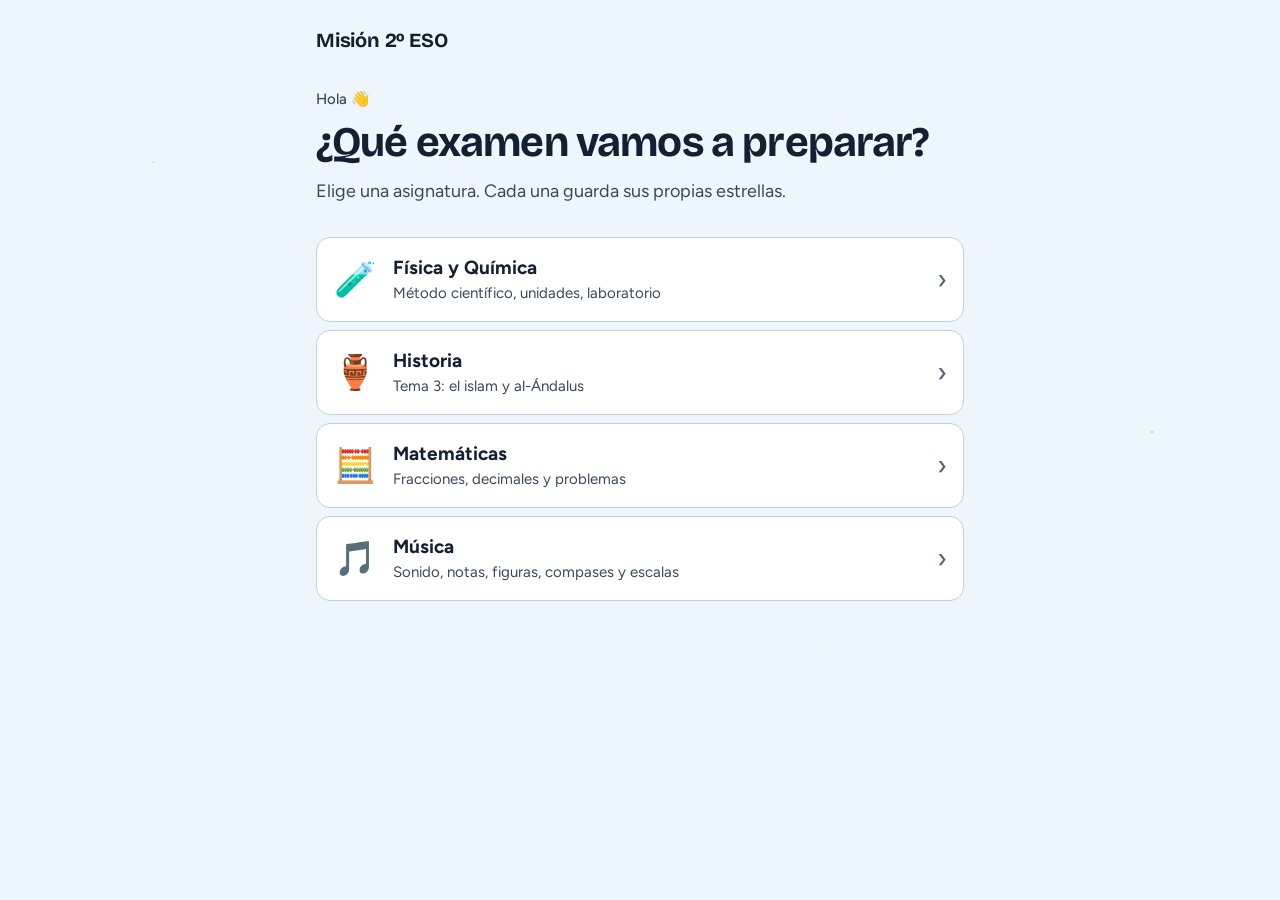
<file: index.html>
<!doctype html>
<html lang="es">
<head>
  <meta charset="utf-8">
  <meta name="viewport" content="width=device-width, initial-scale=1, viewport-fit=cover">
  <title>Misión 2º ESO</title>
  <meta name="description" content="Entrenamiento interactivo para los exámenes de 2º ESO: Física y Química e Historia.">
  <meta name="theme-color" content="#101a2b">
  <link rel="icon" href="data:image/svg+xml,<svg xmlns='http://www.w3.org/2000/svg' viewBox='0 0 100 100'><text y='.9em' font-size='90'>🚀</text></svg>">
  <link rel="preconnect" href="https://fonts.googleapis.com">
  <link rel="preconnect" href="https://fonts.gstatic.com" crossorigin>
  <link href="https://fonts.googleapis.com/css2?family=Bricolage+Grotesque:opsz,wght@12..96,500;12..96,700&family=Figtree:wght@400;500;700&display=swap" rel="stylesheet">
  <link rel="stylesheet" href="shared/styles.css">
</head>
<body>
  <div class="sky" aria-hidden="true"></div>
  <main class="wrap">
    <header class="hud">
      <span class="brand">Misión 2º ESO</span>
    </header>
    <section class="hello">
      <p class="kicker" id="hola">Hola 👋</p>
      <h1>¿Qué examen vamos a preparar?</h1>
      <p class="sub">Elige una asignatura. Cada una guarda sus propias estrellas.</p>
    </section>
    <nav class="planets">
      <a class="planet" href="fyq/">
        <span class="p-emoji" aria-hidden="true">🧪</span>
        <span class="p-txt"><b>Física y Química</b><small>Método científico, unidades, laboratorio</small><span class="stats" id="st-fyq"></span></span>
        <span class="go" aria-hidden="true">›</span>
      </a>
      <a class="planet" href="historia/">
        <span class="p-emoji" aria-hidden="true">🏺</span>
        <span class="p-txt"><b>Historia</b><small>Tema 3: el islam y al-Ándalus</small><span class="stats" id="st-hist"></span></span>
        <span class="go" aria-hidden="true">›</span>
      </a>
      <a class="planet" href="mates/">
        <span class="p-emoji" aria-hidden="true">🧮</span>
        <span class="p-txt"><b>Matemáticas</b><small>Fracciones, decimales y problemas</small><span class="stats" id="st-mat"></span></span>
        <span class="go" aria-hidden="true">›</span>
      </a>
      <a class="planet" href="musica/">
        <span class="p-emoji" aria-hidden="true">🎵</span>
        <span class="p-txt"><b>Música</b><small>Sonido, notas, figuras, compases y escalas</small><span class="stats" id="st-mus"></span></span>
        <span class="go" aria-hidden="true">›</span>
      </a>
    </nav>
  </main>
  <script>
    (function () {
      function leer(k) { try { return JSON.parse(localStorage.getItem(k) || 'null'); } catch (e) { return null; } }
      function nombre() { try { return localStorage.getItem('mision_nombre') || ''; } catch (e) { return ''; } }
      var n = nombre(); if (n) document.getElementById('hola').textContent = 'Hola, ' + n + ' 👋';
      [['mfyq_perfil', 'st-fyq'], ['mhist_perfil', 'st-hist'], ['mmat_perfil', 'st-mat'], ['mmus_perfil', 'st-mus']].forEach(function (par) {
        var p = leer(par[0]); if (!p) return;
        document.getElementById(par[1]).textContent = '⭐ ' + (p.estrellas || 0) + ' · ' + (p.misiones || 0) + ' misiones';
      });
    })();
  </script>
</body>
</html>
</file>
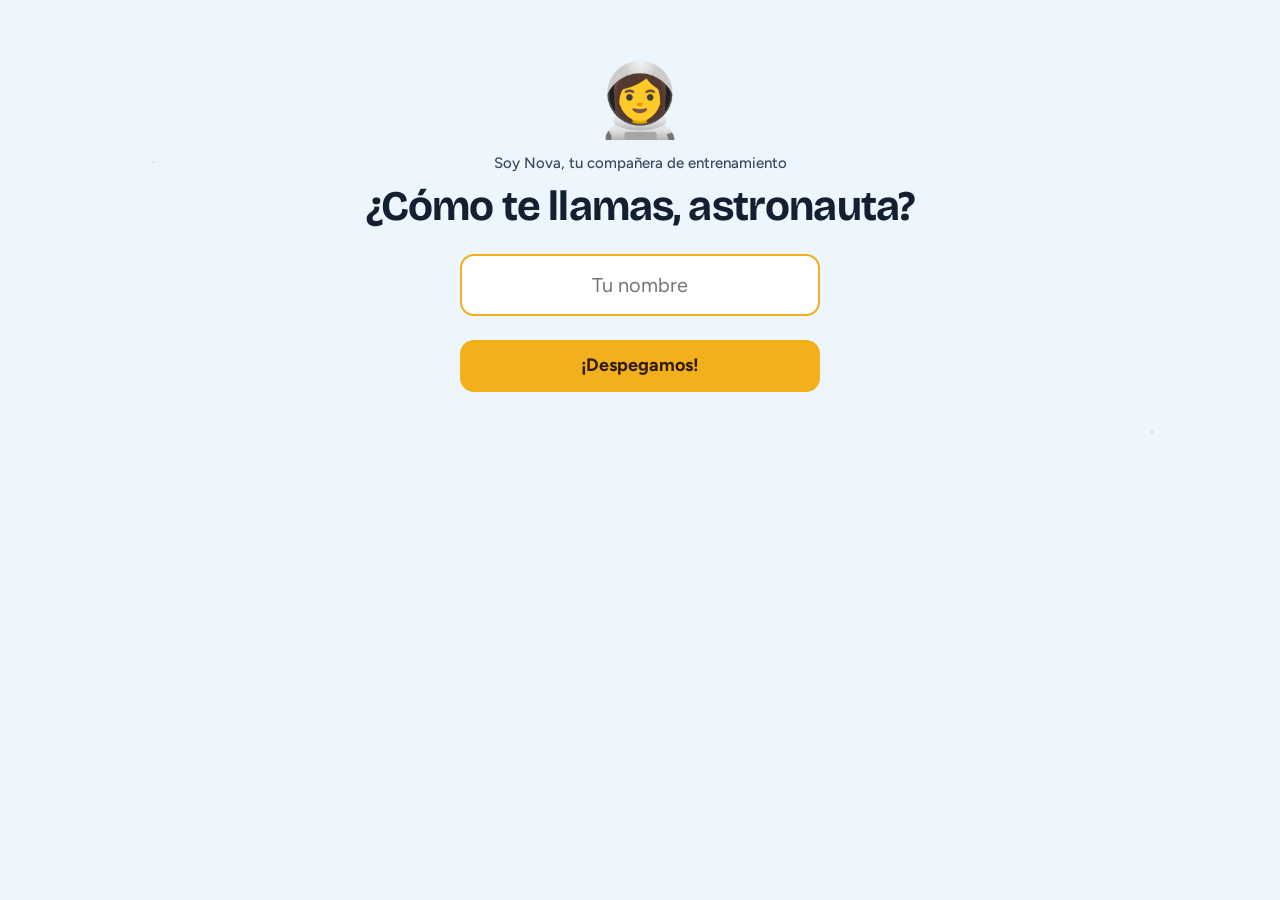
<file: fyq/index.html>
<!doctype html>
<html lang="es">
<head>
  <meta charset="utf-8">
  <meta name="viewport" content="width=device-width, initial-scale=1, viewport-fit=cover">
  <title>Misión Física y Química</title>
  <meta name="description" content="Entrenamiento interactivo de Física y Química para 2º ESO: laboratorio, método científico, unidades, notación científica y más.">
  <meta name="theme-color" content="#101a2b">
  <link rel="icon" href="data:image/svg+xml,<svg xmlns='http://www.w3.org/2000/svg' viewBox='0 0 100 100'><text y='.9em' font-size='90'>🚀</text></svg>">
  <link rel="preconnect" href="https://fonts.googleapis.com">
  <link rel="preconnect" href="https://fonts.gstatic.com" crossorigin>
  <link href="https://fonts.googleapis.com/css2?family=Bricolage+Grotesque:opsz,wght@12..96,500;12..96,700&family=Figtree:wght@400;500;700&display=swap" rel="stylesheet">
  <link rel="stylesheet" href="../shared/styles.css">
</head>
<body>
  <div class="sky" aria-hidden="true"></div>
  <main id="app" class="wrap">
    <p>Cargando la nave…</p>
  </main>
  <noscript><p class="wrap">Esta misión necesita JavaScript activado.</p></noscript>
  <script>window.MATERIA = { prefijo: 'mfyq_', marca: 'Misión FyQ', largo: 8 };</script>
  <script src="preguntas.js"></script>
  <script src="../shared/app.js"></script>
</body>
</html>
</file>
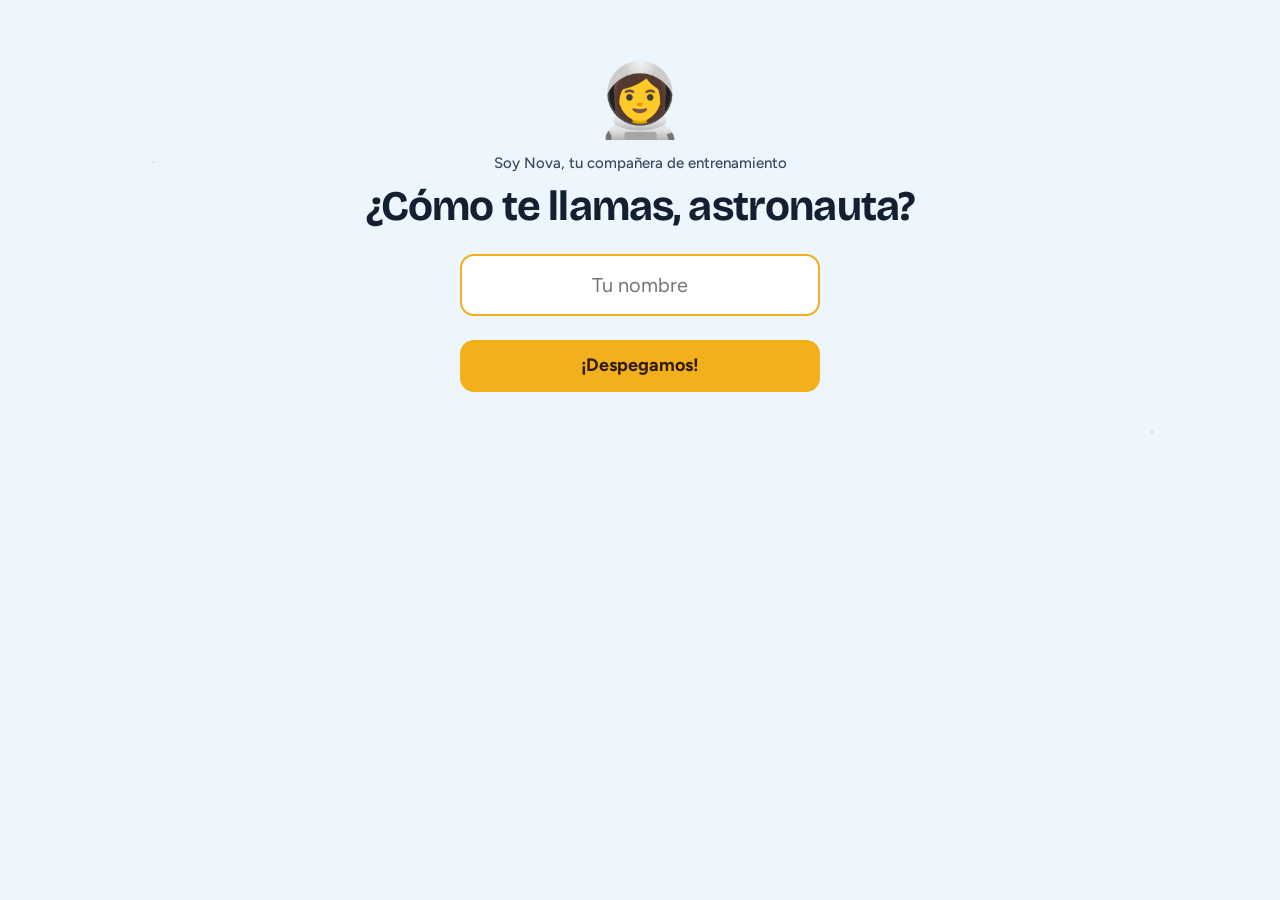
<file: historia/index.html>
<!doctype html>
<html lang="es">
<head>
  <meta charset="utf-8">
  <meta name="viewport" content="width=device-width, initial-scale=1, viewport-fit=cover">
  <title>Misión Historia</title>
  <meta name="description" content="Entrenamiento interactivo de Historia para 2º ESO: el islam, su expansión y al-Ándalus.">
  <meta name="theme-color" content="#101a2b">
  <link rel="icon" href="data:image/svg+xml,<svg xmlns='http://www.w3.org/2000/svg' viewBox='0 0 100 100'><text y='.9em' font-size='90'>🏺</text></svg>">
  <link rel="preconnect" href="https://fonts.googleapis.com">
  <link rel="preconnect" href="https://fonts.gstatic.com" crossorigin>
  <link href="https://fonts.googleapis.com/css2?family=Bricolage+Grotesque:opsz,wght@12..96,500;12..96,700&family=Figtree:wght@400;500;700&display=swap" rel="stylesheet">
  <link rel="stylesheet" href="../shared/styles.css">
</head>
<body>
  <div class="sky" aria-hidden="true"></div>
  <main id="app" class="wrap">
    <p>Cargando la nave…</p>
  </main>
  <noscript><p class="wrap">Esta misión necesita JavaScript activado.</p></noscript>
  <script>window.MATERIA = { prefijo: 'mhist_', marca: 'Misión Historia', largo: 8, resumen: 'resumen.html' };</script>
  <script src="preguntas.js"></script>
  <script src="../shared/app.js"></script>
</body>
</html>
</file>
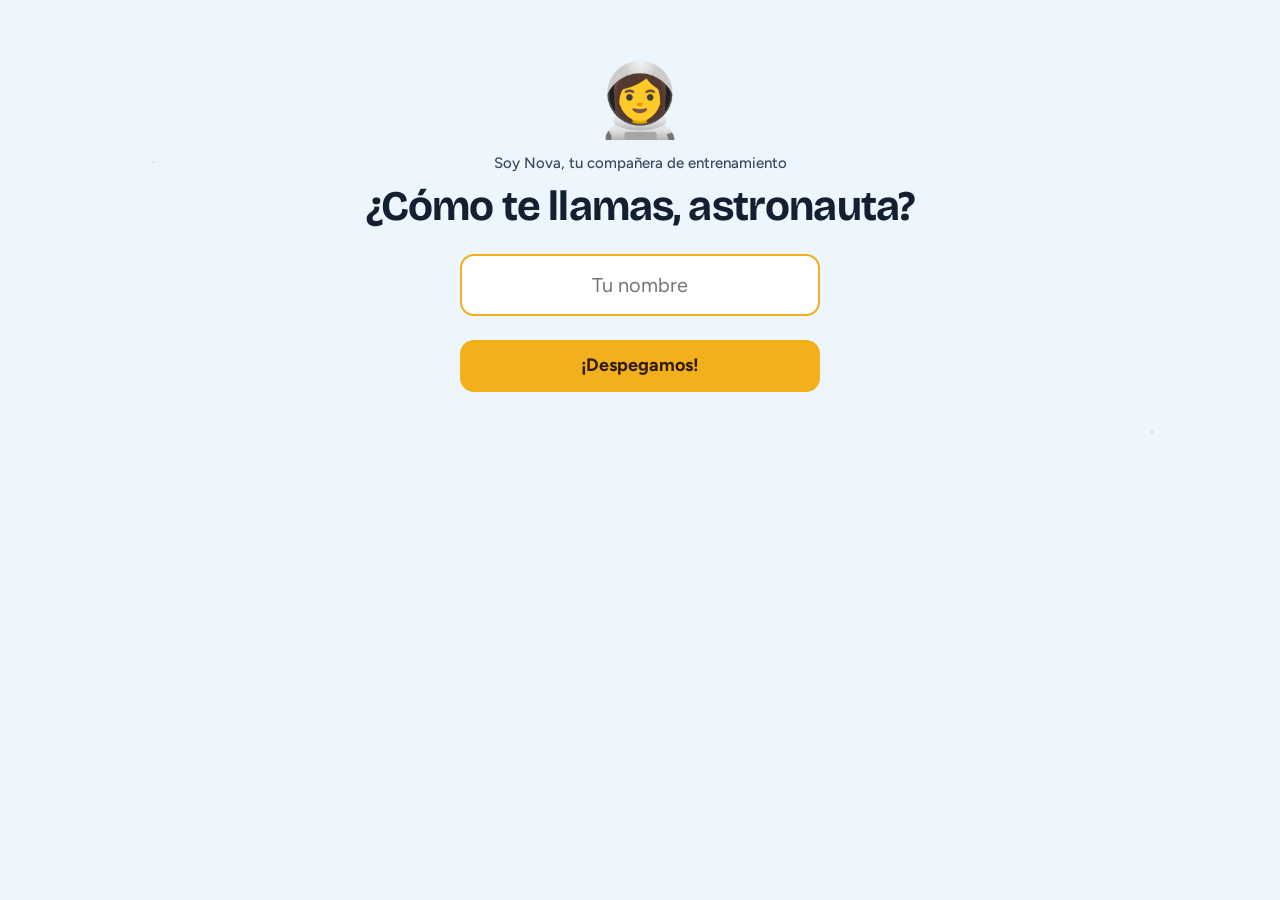
<file: mates/index.html>
<!doctype html>
<html lang="es">
<head>
  <meta charset="utf-8">
  <meta name="viewport" content="width=device-width, initial-scale=1, viewport-fit=cover">
  <title>Misión Mates</title>
  <meta name="description" content="Entrenamiento interactivo de Matemáticas para 2º ESO: fracciones, decimales y corrección de problemas.">
  <meta name="theme-color" content="#101a2b">
  <link rel="icon" href="data:image/svg+xml,<svg xmlns='http://www.w3.org/2000/svg' viewBox='0 0 100 100'><text y='.9em' font-size='90'>🧮</text></svg>">
  <link rel="preconnect" href="https://fonts.googleapis.com">
  <link rel="preconnect" href="https://fonts.gstatic.com" crossorigin>
  <link href="https://fonts.googleapis.com/css2?family=Bricolage+Grotesque:opsz,wght@12..96,500;12..96,700&family=Figtree:wght@400;500;700&display=swap" rel="stylesheet">
  <link rel="stylesheet" href="../shared/styles.css">
</head>
<body>
  <div class="sky" aria-hidden="true"></div>
  <main id="app" class="wrap">
    <p>Cargando la nave…</p>
  </main>
  <noscript><p class="wrap">Esta misión necesita JavaScript activado.</p></noscript>
  <script>window.MATERIA = { prefijo: 'mmat_', marca: 'Misión Mates', largo: 8, resumen: 'resumen.html' };</script>
  <script src="preguntas.js"></script>
  <script src="../shared/app.js"></script>
</body>
</html>
</file>
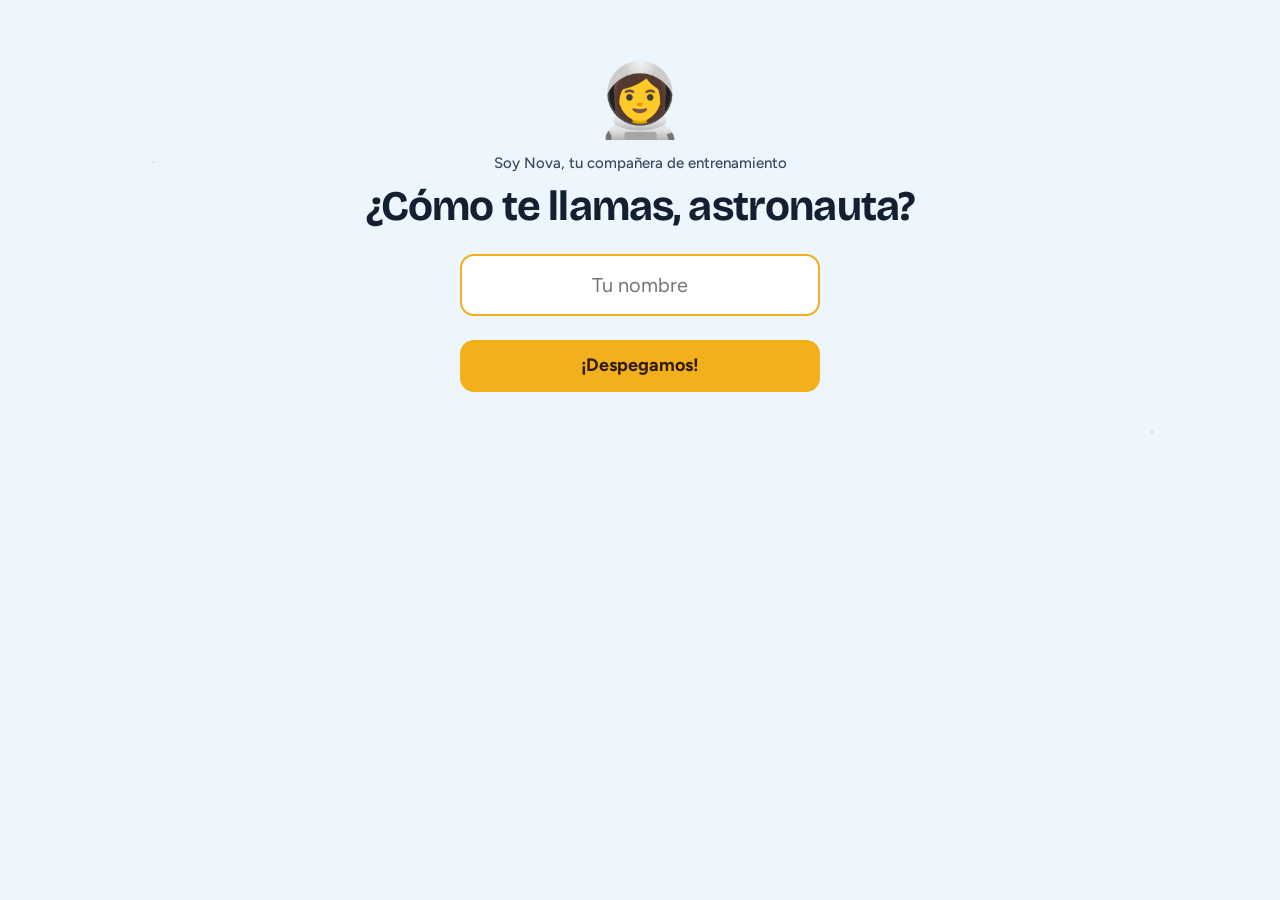
<file: musica/index.html>
<!doctype html>
<html lang="es">
<head>
  <meta charset="utf-8">
  <meta name="viewport" content="width=device-width, initial-scale=1, viewport-fit=cover">
  <title>Misión Música</title>
  <meta name="description" content="Entrenamiento interactivo de Música para 2º ESO: cualidades del sonido, notas, figuras, compases, partitura y escalas.">
  <meta name="theme-color" content="#101a2b">
  <link rel="icon" href="data:image/svg+xml,<svg xmlns='http://www.w3.org/2000/svg' viewBox='0 0 100 100'><text y='.9em' font-size='90'>🎵</text></svg>">
  <link rel="preconnect" href="https://fonts.googleapis.com">
  <link rel="preconnect" href="https://fonts.gstatic.com" crossorigin>
  <link href="https://fonts.googleapis.com/css2?family=Bricolage+Grotesque:opsz,wght@12..96,500;12..96,700&family=Figtree:wght@400;500;700&display=swap" rel="stylesheet">
  <link rel="stylesheet" href="../shared/styles.css">
</head>
<body>
  <div class="sky" aria-hidden="true"></div>
  <main id="app" class="wrap">
    <p>Cargando la nave…</p>
  </main>
  <noscript><p class="wrap">Esta misión necesita JavaScript activado.</p></noscript>
  <script>window.MATERIA = { prefijo: 'mmus_', marca: 'Misión Música', largo: 8, resumen: 'resumen.html' };</script>
  <script src="pentagrama.js"></script>
  <script src="preguntas.js"></script>
  <script src="../shared/app.js"></script>
</body>
</html>
</file>
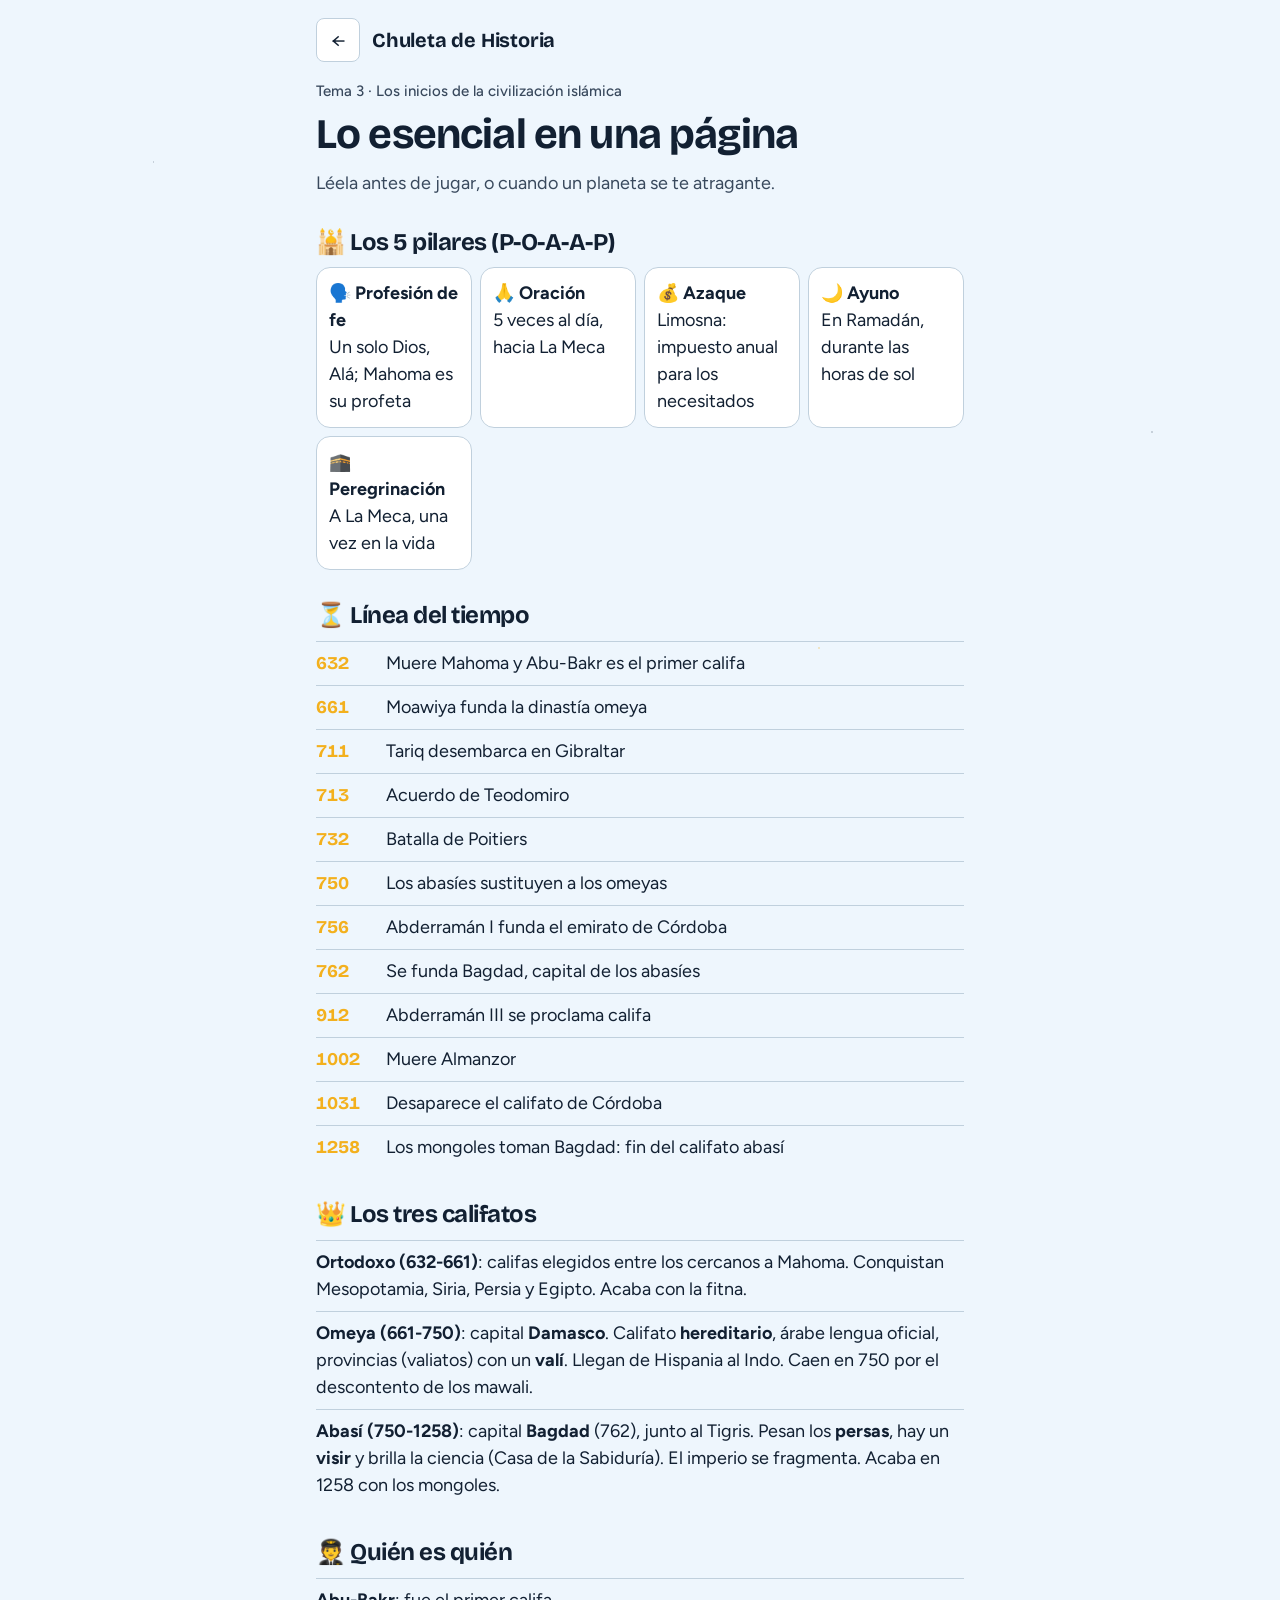
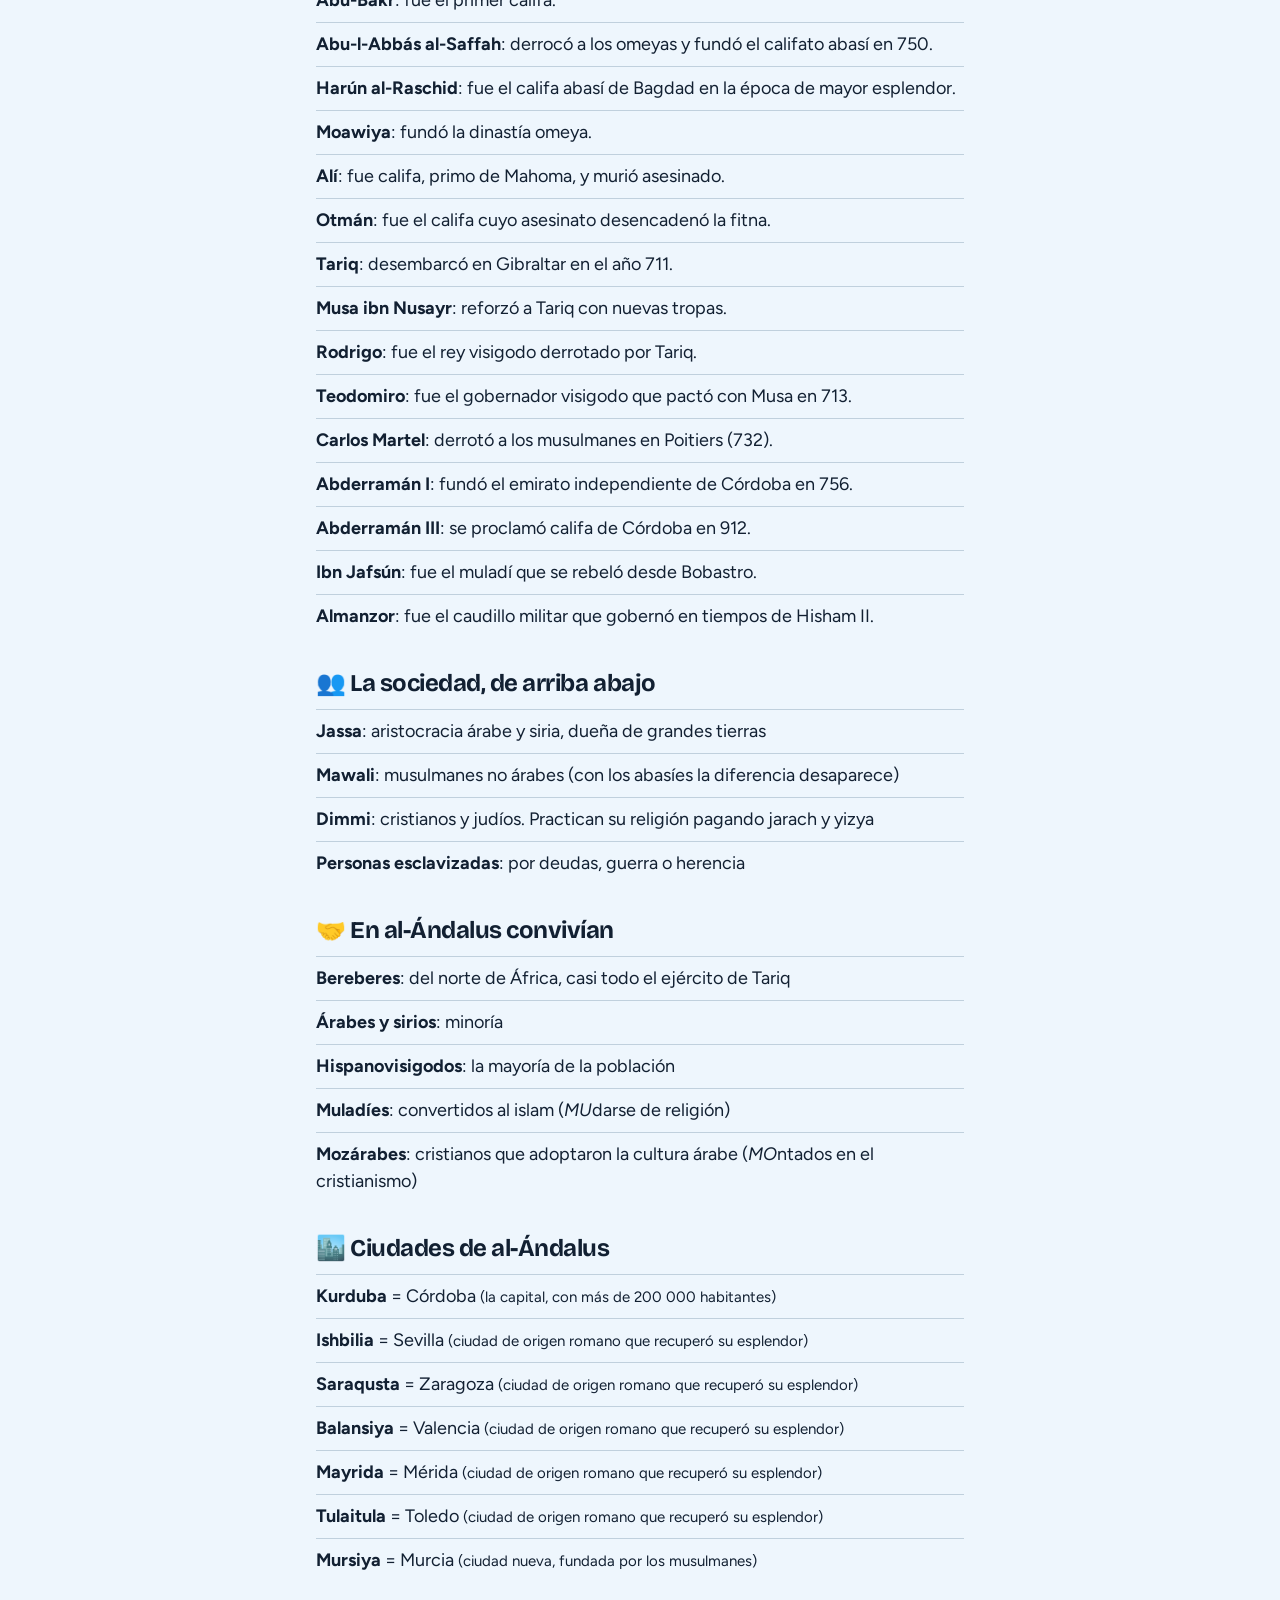
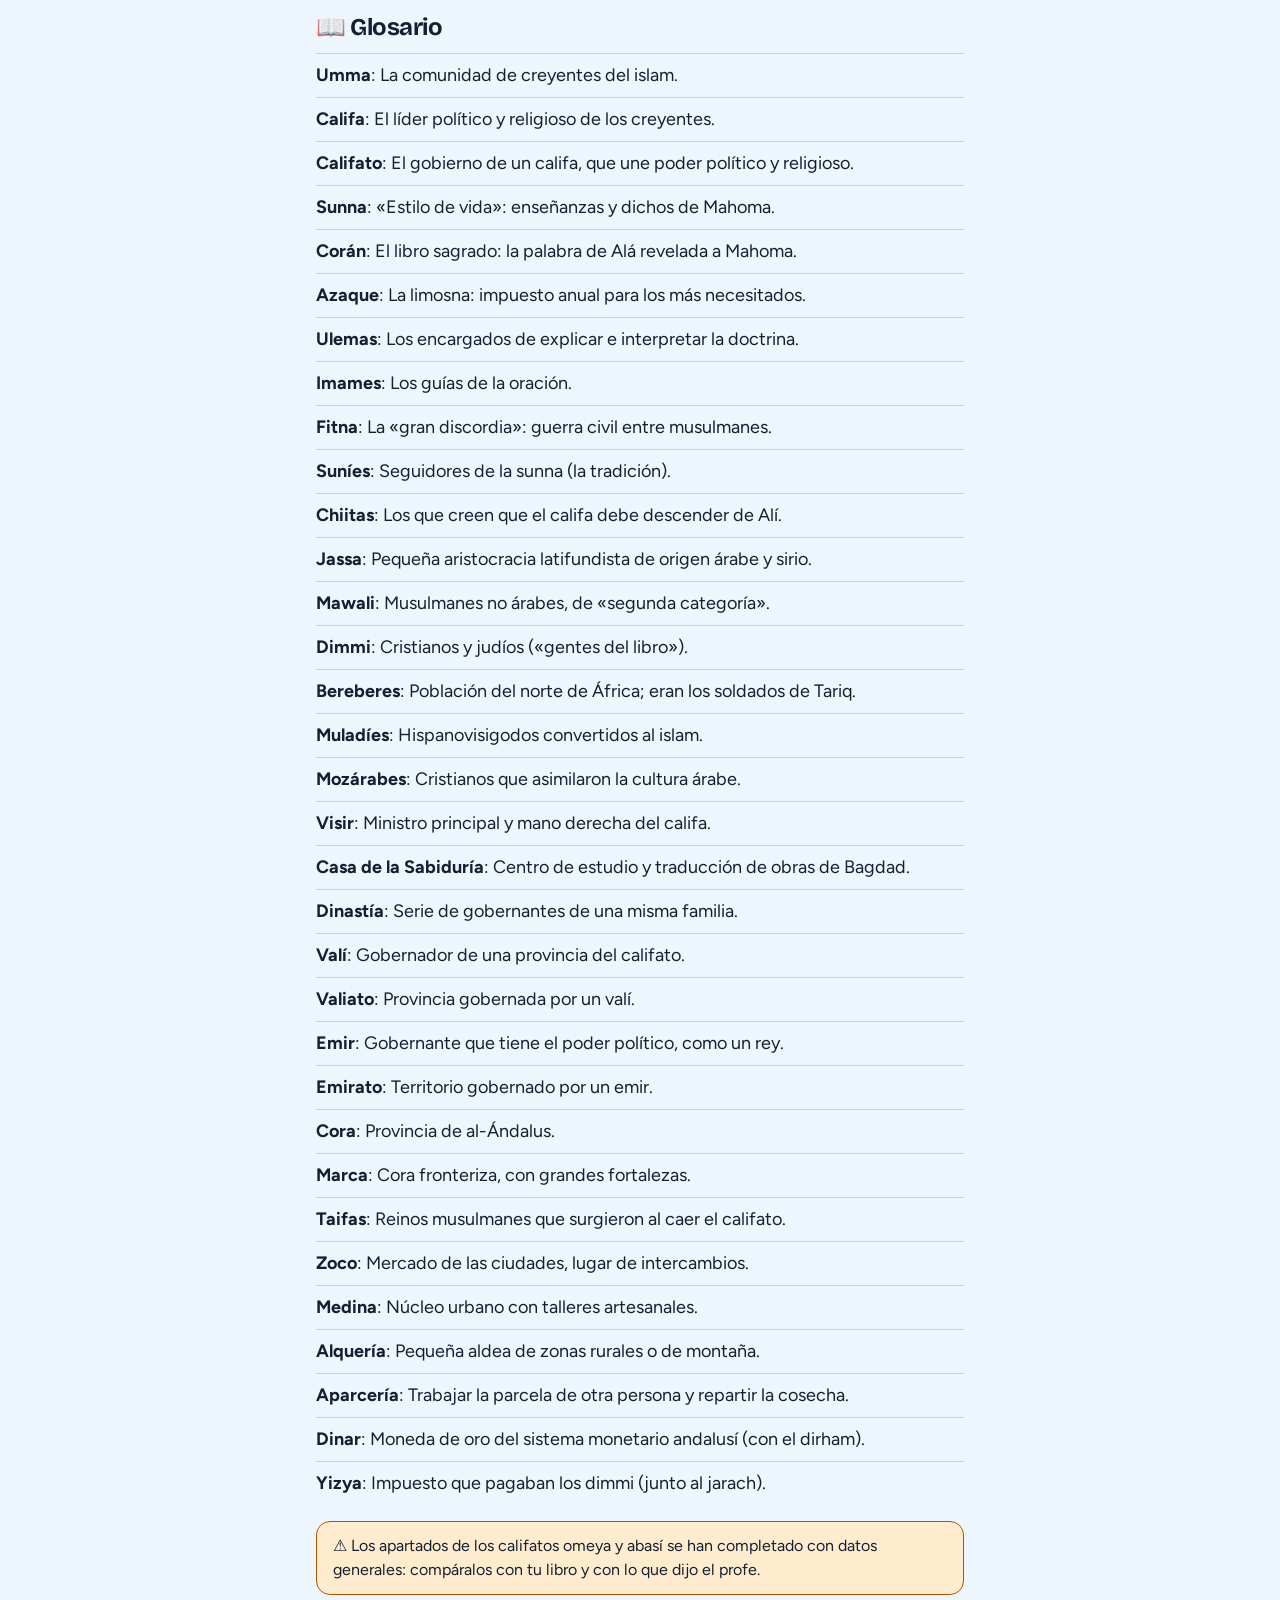
<file: historia/resumen.html>
<!doctype html>
<html lang="es">
<head>
  <meta charset="utf-8">
  <meta name="viewport" content="width=device-width, initial-scale=1, viewport-fit=cover">
  <title>Chuleta de Historia</title>
  <meta name="theme-color" content="#101a2b">
  <link rel="icon" href="data:image/svg+xml,<svg xmlns='http://www.w3.org/2000/svg' viewBox='0 0 100 100'><text y='.9em' font-size='90'>📋</text></svg>">
  <link rel="preconnect" href="https://fonts.googleapis.com">
  <link rel="preconnect" href="https://fonts.gstatic.com" crossorigin>
  <link href="https://fonts.googleapis.com/css2?family=Bricolage+Grotesque:opsz,wght@12..96,500;12..96,700&family=Figtree:wght@400;500;700&display=swap" rel="stylesheet">
  <link rel="stylesheet" href="../shared/styles.css">
  <style>
    .chuleta h2 { font-size: 24px; font-weight: 700; margin: var(--s6) 0 var(--s3); }
    .chuleta ul { list-style: none; padding: 0; margin: 0; }
    .chuleta li { padding: var(--s2) 0; border-top: 1px solid var(--line); }
    .chuleta li b { font-weight: 700; }
    .chuleta li.fila { display: flex; gap: var(--s3); }
    .chuleta .anio { flex: none; min-width: 3.2em; font-family: var(--font-display); font-weight: 700; color: var(--accent); font-variant-numeric: tabular-nums; }
    .chuleta .cinco { display: grid; grid-template-columns: repeat(auto-fit, minmax(150px, 1fr)); gap: var(--s2); padding: 0; }
    .chuleta .cinco li { border: 1px solid var(--line); border-radius: var(--r2); background: var(--surface); padding: var(--s3); }
    .chuleta .aviso { padding: var(--s3) var(--s4); border-radius: var(--r2); background: var(--hint-bg); border: 1px solid var(--hint); margin-top: var(--s4); font-size: 16px; }
  </style>
</head>
<body>
  <div class="sky" aria-hidden="true"></div>
  <main class="wrap chuleta">
    <header class="hud">
      <a class="icon-btn" href="./" aria-label="Volver a los planetas" style="display:grid;place-items:center;text-decoration:none">←</a>
      <span class="brand">Chuleta de Historia</span>
    </header>
    <p class="kicker">Tema 3 · Los inicios de la civilización islámica</p>
    <h1>Lo esencial en una página</h1>
    <p class="sub">Léela antes de jugar, o cuando un planeta se te atragante.</p>

    <h2>🕌 Los 5 pilares (P-O-A-A-P)</h2>
    <ul class="cinco">
      <li>🗣️ <b>Profesión de fe</b><br>Un solo Dios, Alá; Mahoma es su profeta</li>
      <li>🙏 <b>Oración</b><br>5 veces al día, hacia La Meca</li>
      <li>💰 <b>Azaque</b><br>Limosna: impuesto anual para los necesitados</li>
      <li>🌙 <b>Ayuno</b><br>En Ramadán, durante las horas de sol</li>
      <li>🕋 <b>Peregrinación</b><br>A La Meca, una vez en la vida</li>
    </ul>

    <h2>⏳ Línea del tiempo</h2>
    <ul id="crono"></ul>

    <h2>👑 Los tres califatos</h2>
    <ul>
      <li><b>Ortodoxo (632-661)</b>: califas elegidos entre los cercanos a Mahoma. Conquistan Mesopotamia, Siria, Persia y Egipto. Acaba con la fitna.</li>
      <li><b>Omeya (661-750)</b>: capital <b>Damasco</b>. Califato <b>hereditario</b>, árabe lengua oficial, provincias (valiatos) con un <b>valí</b>. Llegan de Hispania al Indo. Caen en 750 por el descontento de los mawali.</li>
      <li><b>Abasí (750-1258)</b>: capital <b>Bagdad</b> (762), junto al Tigris. Pesan los <b>persas</b>, hay un <b>visir</b> y brilla la ciencia (Casa de la Sabiduría). El imperio se fragmenta. Acaba en 1258 con los mongoles.</li>
    </ul>

    <h2>🧑‍✈️ Quién es quién</h2>
    <ul id="gente"></ul>

    <h2>👥 La sociedad, de arriba abajo</h2>
    <ul>
      <li><b>Jassa</b>: aristocracia árabe y siria, dueña de grandes tierras</li>
      <li><b>Mawali</b>: musulmanes no árabes (con los abasíes la diferencia desaparece)</li>
      <li><b>Dimmi</b>: cristianos y judíos. Practican su religión pagando jarach y yizya</li>
      <li><b>Personas esclavizadas</b>: por deudas, guerra o herencia</li>
    </ul>

    <h2>🤝 En al-Ándalus convivían</h2>
    <ul>
      <li><b>Bereberes</b>: del norte de África, casi todo el ejército de Tariq</li>
      <li><b>Árabes y sirios</b>: minoría</li>
      <li><b>Hispanovisigodos</b>: la mayoría de la población</li>
      <li><b>Muladíes</b>: convertidos al islam (<i>MU</i>darse de religión)</li>
      <li><b>Mozárabes</b>: cristianos que adoptaron la cultura árabe (<i>MO</i>ntados en el cristianismo)</li>
    </ul>

    <h2>🏙️ Ciudades de al-Ándalus</h2>
    <ul id="ciudades"></ul>

    <h2>📖 Glosario</h2>
    <ul id="glosario"></ul>

    <p class="aviso">⚠️ Los apartados de los califatos omeya y abasí se han completado con datos generales: compáralos con tu libro y con lo que dijo el profe.</p>
  </main>
  <script src="preguntas.js"></script>
  <script>
    var li = function (h) { return '<li>' + h + '</li>'; };
    document.getElementById('crono').innerHTML = EVENTOS.map(function (e) { return '<li class="fila"><span class="anio">' + e.y + '</span><span>' + e.c + '</span></li>'; }).join('');
    document.getElementById('gente').innerHTML = PERSONAS.map(function (p) { return li('<b>' + p.n + '</b>: ' + p.d + '.'); }).join('');
    document.getElementById('ciudades').innerHTML = CIUDADES.map(function (c) { return li('<b>' + c.a + '</b> = ' + c.m + ' <small>(' + c.nota + ')</small>'); }).join('');
    document.getElementById('glosario').innerHTML = TERMINOS.map(function (t) { return li('<b>' + t.t + '</b>: ' + t.d + '.'); }).join('');
  </script>
</body>
</html>
</file>
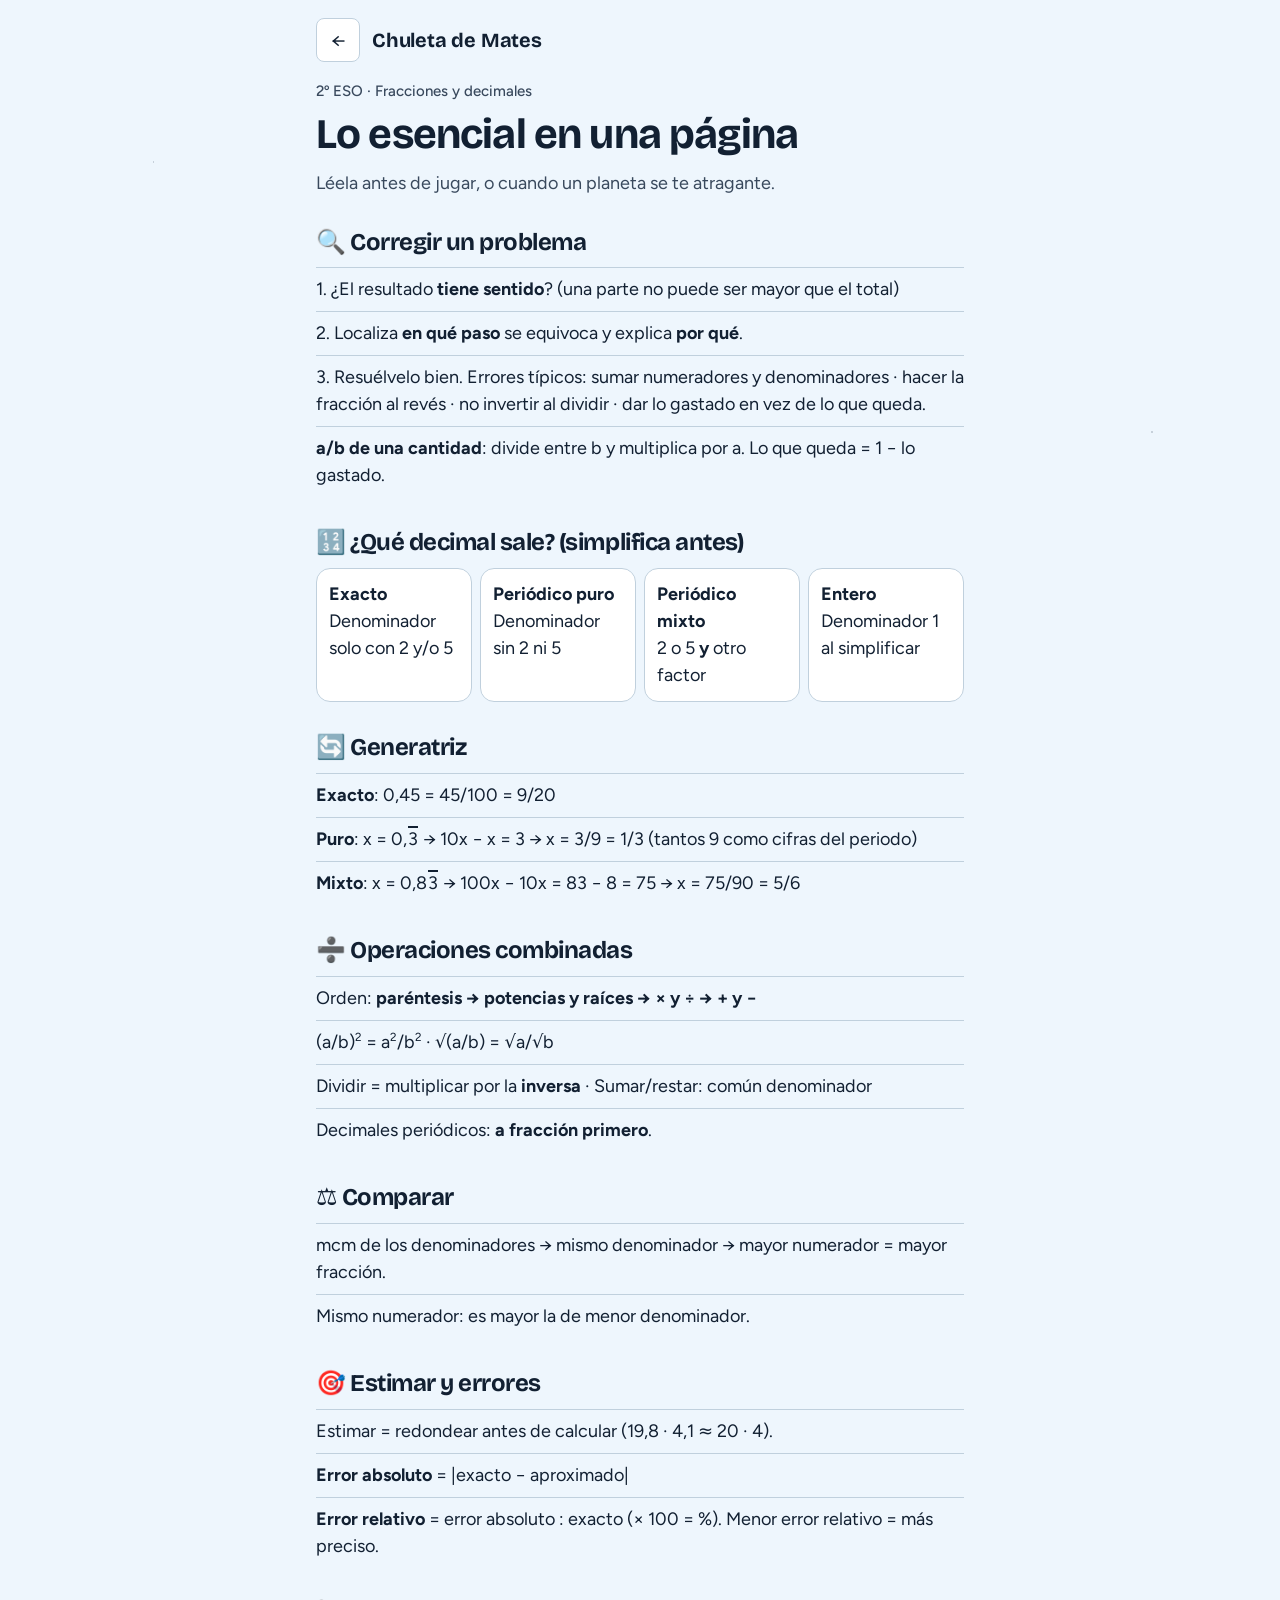
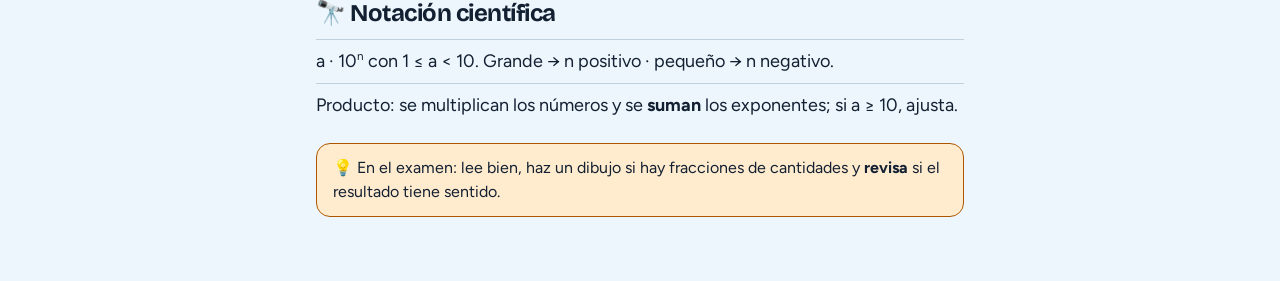
<file: mates/resumen.html>
<!doctype html>
<html lang="es">
<head>
  <meta charset="utf-8">
  <meta name="viewport" content="width=device-width, initial-scale=1, viewport-fit=cover">
  <title>Chuleta de Mates</title>
  <meta name="theme-color" content="#101a2b">
  <link rel="icon" href="data:image/svg+xml,<svg xmlns='http://www.w3.org/2000/svg' viewBox='0 0 100 100'><text y='.9em' font-size='90'>📋</text></svg>">
  <link rel="preconnect" href="https://fonts.googleapis.com">
  <link rel="preconnect" href="https://fonts.gstatic.com" crossorigin>
  <link href="https://fonts.googleapis.com/css2?family=Bricolage+Grotesque:opsz,wght@12..96,500;12..96,700&family=Figtree:wght@400;500;700&display=swap" rel="stylesheet">
  <link rel="stylesheet" href="../shared/styles.css">
  <style>
    .chuleta h2 { font-size: 24px; font-weight: 700; margin: var(--s6) 0 var(--s3); }
    .chuleta ul { list-style: none; padding: 0; margin: 0; }
    .chuleta li { padding: var(--s2) 0; border-top: 1px solid var(--line); }
    .chuleta li b { font-weight: 700; }
    .chuleta li.fila { display: flex; gap: var(--s3); }
    .chuleta .anio { flex: none; min-width: 3.2em; font-family: var(--font-display); font-weight: 700; color: var(--accent); font-variant-numeric: tabular-nums; }
    .chuleta .cinco { display: grid; grid-template-columns: repeat(auto-fit, minmax(150px, 1fr)); gap: var(--s2); padding: 0; }
    .chuleta .cinco li { border: 1px solid var(--line); border-radius: var(--r2); background: var(--surface); padding: var(--s3); }
    .chuleta .aviso { padding: var(--s3) var(--s4); border-radius: var(--r2); background: var(--hint-bg); border: 1px solid var(--hint); margin-top: var(--s4); font-size: 16px; }
  </style>
</head>
<body>
  <div class="sky" aria-hidden="true"></div>
  <main class="wrap chuleta">
    <header class="hud">
      <a class="icon-btn" href="./" aria-label="Volver a los planetas" style="display:grid;place-items:center;text-decoration:none">←</a>
      <span class="brand">Chuleta de Mates</span>
    </header>
    <p class="kicker">2º ESO · Fracciones y decimales</p>
    <h1>Lo esencial en una página</h1>
    <p class="sub">Léela antes de jugar, o cuando un planeta se te atragante.</p>

    <h2>🔍 Corregir un problema</h2>
    <ul>
      <li>1. ¿El resultado <b>tiene sentido</b>? (una parte no puede ser mayor que el total)</li>
      <li>2. Localiza <b>en qué paso</b> se equivoca y explica <b>por qué</b>.</li>
      <li>3. Resuélvelo bien. Errores típicos: sumar numeradores y denominadores · hacer la fracción al revés · no invertir al dividir · dar lo gastado en vez de lo que queda.</li>
      <li><b>a/b de una cantidad</b>: divide entre b y multiplica por a. Lo que queda = 1 − lo gastado.</li>
    </ul>

    <h2>🔢 ¿Qué decimal sale? (simplifica antes)</h2>
    <ul class="cinco">
      <li><b>Exacto</b><br>Denominador solo con 2 y/o 5</li>
      <li><b>Periódico puro</b><br>Denominador sin 2 ni 5</li>
      <li><b>Periódico mixto</b><br>2 o 5 <b>y</b> otro factor</li>
      <li><b>Entero</b><br>Denominador 1 al simplificar</li>
    </ul>

    <h2>🔄 Generatriz</h2>
    <ul>
      <li><b>Exacto</b>: 0,45 = 45/100 = 9/20</li>
      <li><b>Puro</b>: x = 0,<span class="per">3</span> → 10x − x = 3 → x = 3/9 = 1/3 (tantos 9 como cifras del periodo)</li>
      <li><b>Mixto</b>: x = 0,8<span class="per">3</span> → 100x − 10x = 83 − 8 = 75 → x = 75/90 = 5/6</li>
    </ul>

    <h2>➗ Operaciones combinadas</h2>
    <ul>
      <li>Orden: <b>paréntesis → potencias y raíces → × y ÷ → + y −</b></li>
      <li>(a/b)<sup>2</sup> = a<sup>2</sup>/b<sup>2</sup> · √(a/b) = √a/√b</li>
      <li>Dividir = multiplicar por la <b>inversa</b> · Sumar/restar: común denominador</li>
      <li>Decimales periódicos: <b>a fracción primero</b>.</li>
    </ul>

    <h2>⚖️ Comparar</h2>
    <ul>
      <li>mcm de los denominadores → mismo denominador → mayor numerador = mayor fracción.</li>
      <li>Mismo numerador: es mayor la de menor denominador.</li>
    </ul>

    <h2>🎯 Estimar y errores</h2>
    <ul>
      <li>Estimar = redondear antes de calcular (19,8 · 4,1 ≈ 20 · 4).</li>
      <li><b>Error absoluto</b> = |exacto − aproximado|</li>
      <li><b>Error relativo</b> = error absoluto : exacto (× 100 = %). Menor error relativo = más preciso.</li>
    </ul>

    <h2>🔭 Notación científica</h2>
    <ul>
      <li>a · 10<sup>n</sup> con 1 ≤ a &lt; 10. Grande → n positivo · pequeño → n negativo.</li>
      <li>Producto: se multiplican los números y se <b>suman</b> los exponentes; si a ≥ 10, ajusta.</li>
    </ul>
    <p class="aviso">💡 En el examen: lee bien, haz un dibujo si hay fracciones de cantidades y <b>revisa</b> si el resultado tiene sentido.</p>
  </main>
</body>
</html>
</file>
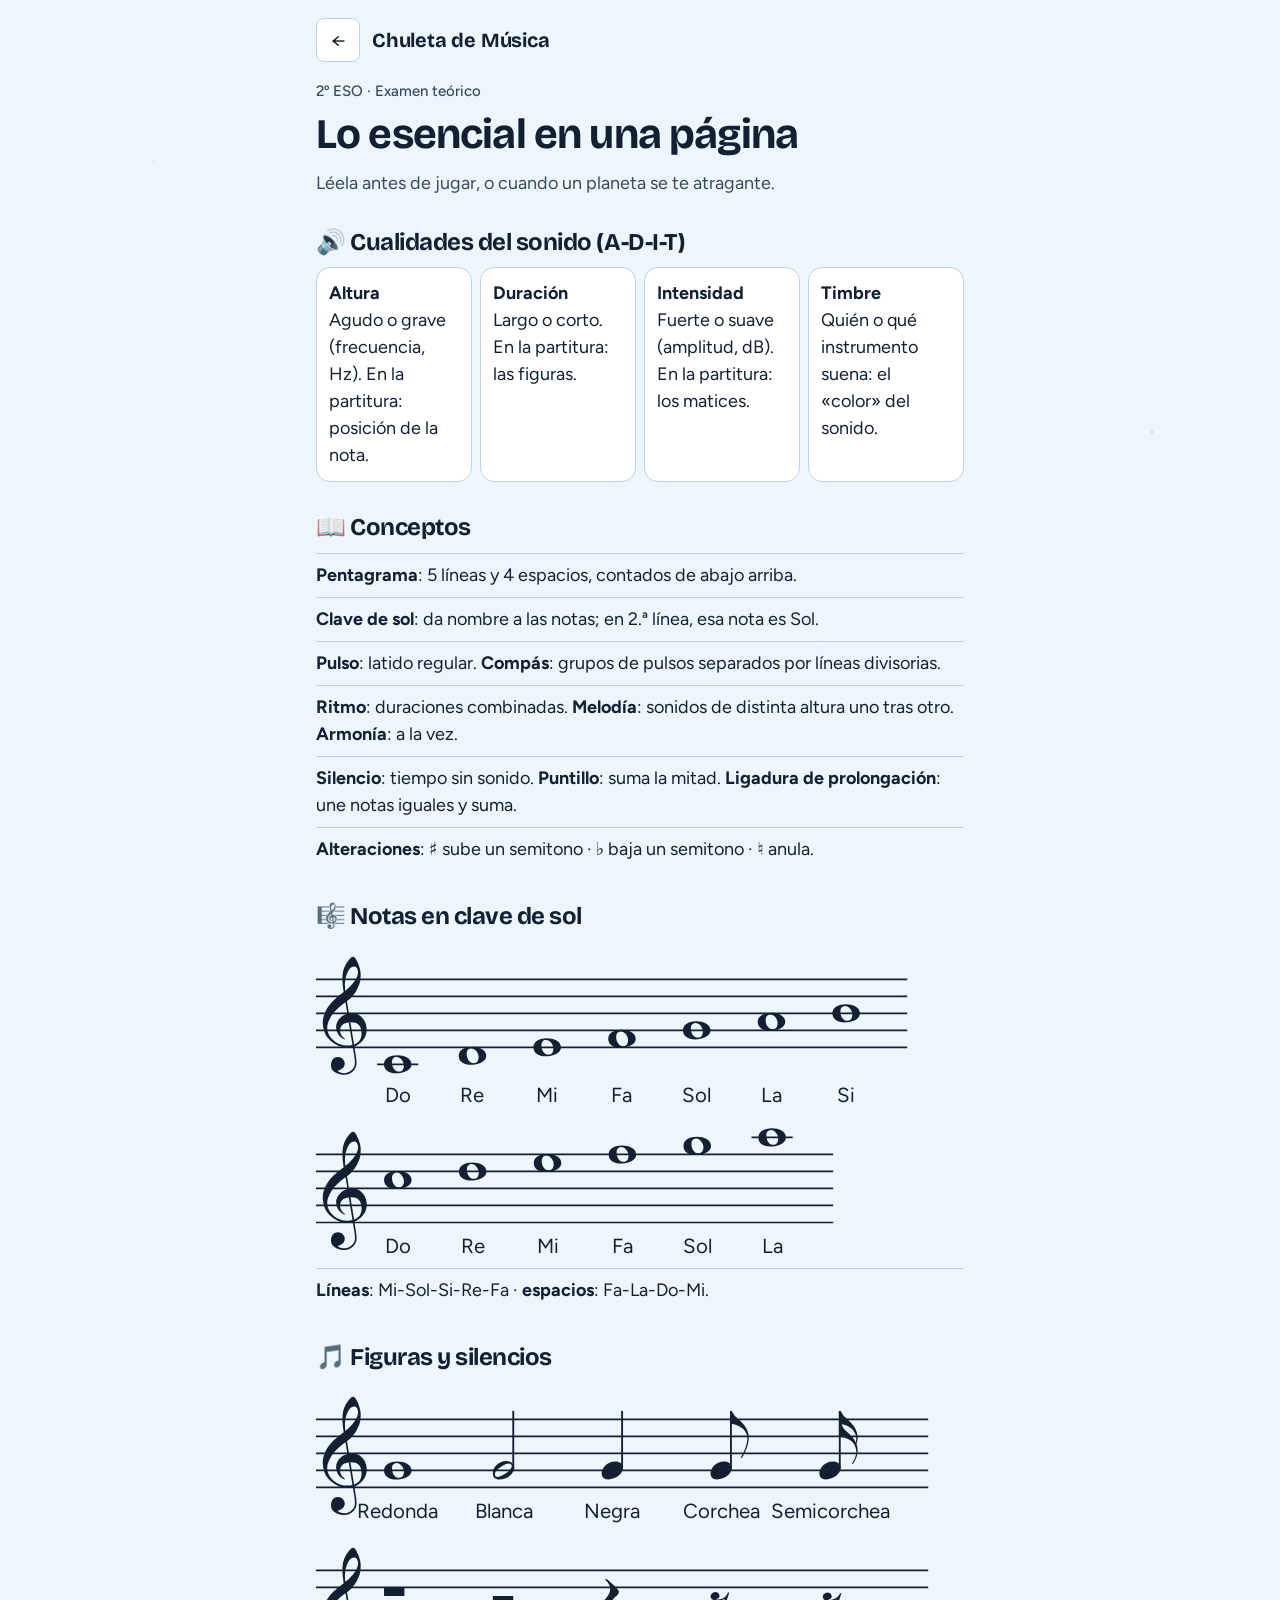
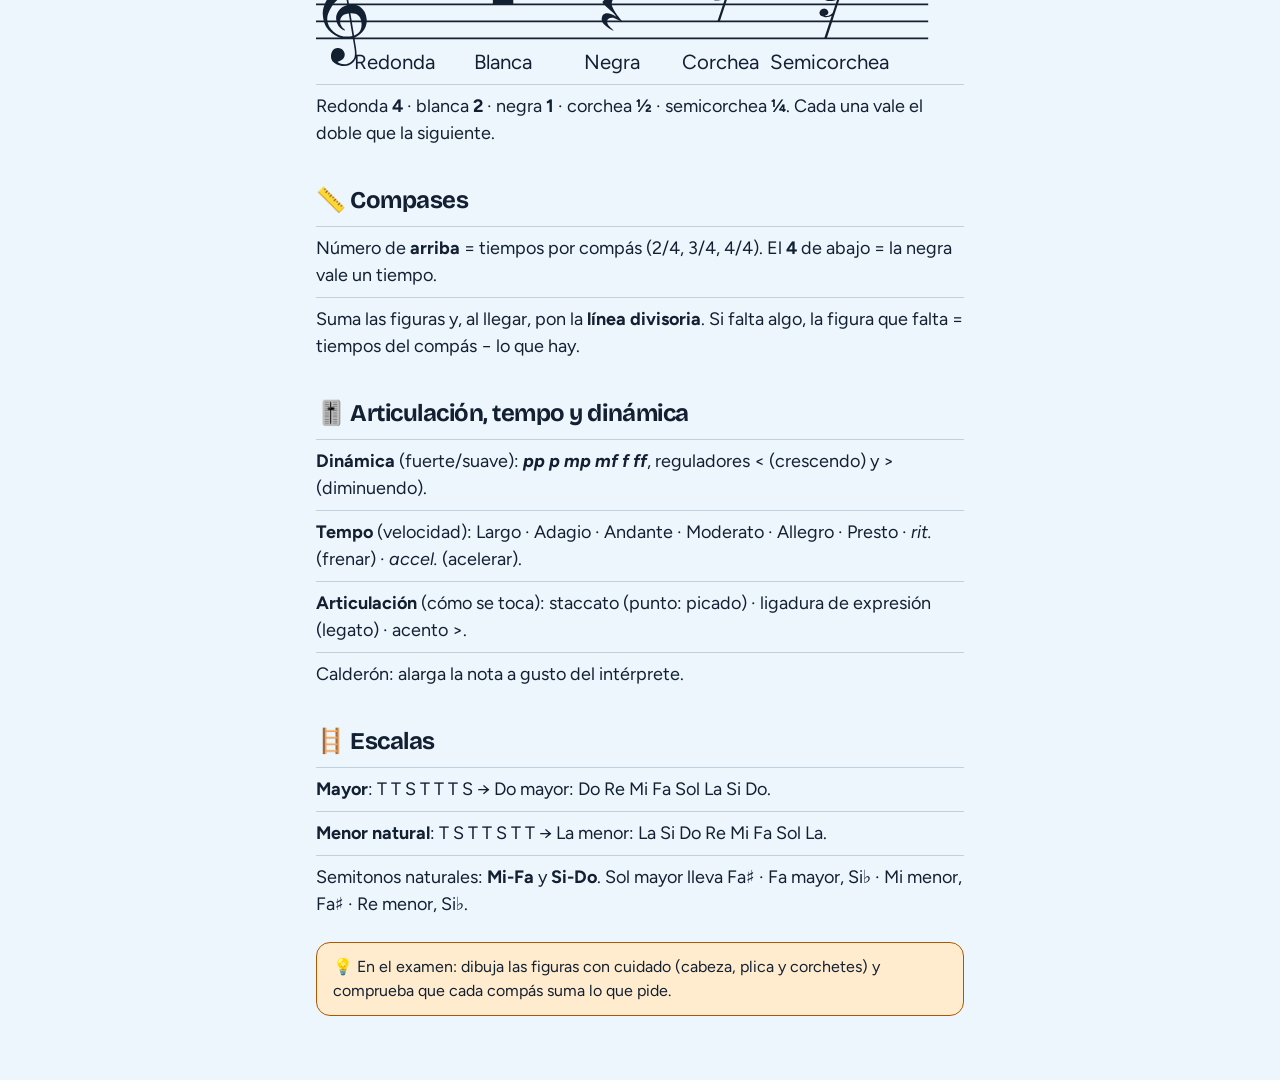
<file: musica/resumen.html>
<!doctype html>
<html lang="es">
<head>
  <meta charset="utf-8">
  <meta name="viewport" content="width=device-width, initial-scale=1, viewport-fit=cover">
  <title>Chuleta de Música</title>
  <meta name="theme-color" content="#101a2b">
  <link rel="icon" href="data:image/svg+xml,<svg xmlns='http://www.w3.org/2000/svg' viewBox='0 0 100 100'><text y='.9em' font-size='90'>📋</text></svg>">
  <link rel="preconnect" href="https://fonts.googleapis.com">
  <link rel="preconnect" href="https://fonts.gstatic.com" crossorigin>
  <link href="https://fonts.googleapis.com/css2?family=Bricolage+Grotesque:opsz,wght@12..96,500;12..96,700&family=Figtree:wght@400;500;700&display=swap" rel="stylesheet">
  <link rel="stylesheet" href="../shared/styles.css">
  <style>
    .chuleta h2 { font-size: 24px; font-weight: 700; margin: var(--s6) 0 var(--s3); }
    .chuleta ul { list-style: none; padding: 0; margin: 0; }
    .chuleta li { padding: var(--s2) 0; border-top: 1px solid var(--line); }
    .chuleta li b { font-weight: 700; }
    .chuleta li.fila { display: flex; gap: var(--s3); }
    .chuleta .anio { flex: none; min-width: 3.2em; font-family: var(--font-display); font-weight: 700; color: var(--accent); font-variant-numeric: tabular-nums; }
    .chuleta .cinco { display: grid; grid-template-columns: repeat(auto-fit, minmax(150px, 1fr)); gap: var(--s2); padding: 0; }
    .chuleta .cinco li { border: 1px solid var(--line); border-radius: var(--r2); background: var(--surface); padding: var(--s3); }
    .chuleta .aviso { padding: var(--s3) var(--s4); border-radius: var(--r2); background: var(--hint-bg); border: 1px solid var(--hint); margin-top: var(--s4); font-size: 16px; }
  </style>
</head>
<body>
  <div class="sky" aria-hidden="true"></div>
  <main class="wrap chuleta">
    <header class="hud">
      <a class="icon-btn" href="./" aria-label="Volver a los planetas" style="display:grid;place-items:center;text-decoration:none">←</a>
      <span class="brand">Chuleta de Música</span>
    </header>
    <p class="kicker">2º ESO · Examen teórico</p>
    <h1>Lo esencial en una página</h1>
    <p class="sub">Léela antes de jugar, o cuando un planeta se te atragante.</p>

    <h2>🔊 Cualidades del sonido (A-D-I-T)</h2>
    <ul class="cinco">
      <li><b>Altura</b><br>Agudo o grave (frecuencia, Hz). En la partitura: posición de la nota.</li>
      <li><b>Duración</b><br>Largo o corto. En la partitura: las figuras.</li>
      <li><b>Intensidad</b><br>Fuerte o suave (amplitud, dB). En la partitura: los matices.</li>
      <li><b>Timbre</b><br>Quién o qué instrumento suena: el «color» del sonido.</li>
    </ul>

    <h2>📖 Conceptos</h2>
    <ul>
      <li><b>Pentagrama</b>: 5 líneas y 4 espacios, contados de abajo arriba.</li>
      <li><b>Clave de sol</b>: da nombre a las notas; en 2.ª línea, esa nota es Sol.</li>
      <li><b>Pulso</b>: latido regular. <b>Compás</b>: grupos de pulsos separados por líneas divisorias.</li>
      <li><b>Ritmo</b>: duraciones combinadas. <b>Melodía</b>: sonidos de distinta altura uno tras otro. <b>Armonía</b>: a la vez.</li>
      <li><b>Silencio</b>: tiempo sin sonido. <b>Puntillo</b>: suma la mitad. <b>Ligadura de prolongación</b>: une notas iguales y suma.</li>
      <li><b>Alteraciones</b>: ♯ sube un semitono · ♭ baja un semitono · ♮ anula.</li>
    </ul>

    <h2>🎼 Notas en clave de sol</h2>
    <div id="notas"></div>
    <ul><li><b>Líneas</b>: Mi-Sol-Si-Re-Fa · <b>espacios</b>: Fa-La-Do-Mi.</li></ul>

    <h2>🎵 Figuras y silencios</h2>
    <div id="figuras"></div>
    <div id="silencios"></div>
    <ul><li>Redonda <b>4</b> · blanca <b>2</b> · negra <b>1</b> · corchea <b>½</b> · semicorchea <b>¼</b>. Cada una vale el doble que la siguiente.</li></ul>

    <h2>📏 Compases</h2>
    <ul>
      <li>Número de <b>arriba</b> = tiempos por compás (2/4, 3/4, 4/4). El <b>4</b> de abajo = la negra vale un tiempo.</li>
      <li>Suma las figuras y, al llegar, pon la <b>línea divisoria</b>. Si falta algo, la figura que falta = tiempos del compás − lo que hay.</li>
    </ul>

    <h2>🎚️ Articulación, tempo y dinámica</h2>
    <ul>
      <li><b>Dinámica</b> (fuerte/suave): <i><b>pp p mp mf f ff</b></i>, reguladores &lt; (crescendo) y &gt; (diminuendo).</li>
      <li><b>Tempo</b> (velocidad): Largo · Adagio · Andante · Moderato · Allegro · Presto · <i>rit.</i> (frenar) · <i>accel.</i> (acelerar).</li>
      <li><b>Articulación</b> (cómo se toca): staccato (punto: picado) · ligadura de expresión (legato) · acento &gt;.</li>
      <li>Calderón: alarga la nota a gusto del intérprete.</li>
    </ul>

    <h2>🪜 Escalas</h2>
    <ul>
      <li><b>Mayor</b>: T T S T T T S → Do mayor: Do Re Mi Fa Sol La Si Do.</li>
      <li><b>Menor natural</b>: T S T T S T T → La menor: La Si Do Re Mi Fa Sol La.</li>
      <li>Semitonos naturales: <b>Mi-Fa</b> y <b>Si-Do</b>. Sol mayor lleva Fa♯ · Fa mayor, Si♭ · Mi menor, Fa♯ · Re menor, Si♭.</li>
    </ul>
    <p class="aviso">💡 En el examen: dibuja las figuras con cuidado (cabeza, plica y corchetes) y comprueba que cada compás suma lo que pide.</p>
  </main>
  <script src="pentagrama.js"></script>
  <script>
    var N = ['c4','d4','e4','f4','g4','a4','b4','c5','d5','e5','f5','g5','a5'];
    function fila(ns) { return partitura(ns.map(function (n) { return { n: n, d: 1, txt: nombreNota(n), ancho: 44 }; }), { aria: 'notas en clave de sol' }); }
    document.getElementById('notas').innerHTML = fila(N.slice(0, 7)) + fila(N.slice(7));
    var F = [[1,'Redonda'],[2,'Blanca'],[4,'Negra'],[8,'Corchea'],[16,'Semicorchea']];
    document.getElementById('figuras').innerHTML = partitura(F.map(function (f) { return { n: 'g4', d: f[0], txt: f[1], ancho: 64 }; }), { aria: 'figuras' });
    document.getElementById('silencios').innerHTML = partitura(F.map(function (f) { return { r: true, d: f[0], txt: f[1], ancho: 64 }; }), { aria: 'silencios' });
  </script>
</body>
</html>
</file>
<file: shared/styles.css>
/* =========================================================
   MISIÓN FYQ · Estilos
   Noche estrellada + acento ámbar (las estrellas que gana).
   ========================================================= */
:root {
  /* neutros tintados hacia azul noche */
  --bg:        oklch(0.19 0.035 255);
  --bg-2:      oklch(0.235 0.04 255);
  --surface:   oklch(0.27 0.04 255);
  --surface-2: oklch(0.32 0.045 255);
  --line:      oklch(0.40 0.04 255);
  --text:      oklch(0.95 0.01 255);
  --text-2:    oklch(0.80 0.025 255);
  --text-3:    oklch(0.68 0.03 255);
  /* acento: ámbar estrella */
  --accent:    oklch(0.84 0.15 80);
  --accent-ink:oklch(0.25 0.06 70);
  /* semánticos */
  --good:      oklch(0.80 0.15 155);
  --good-bg:   oklch(0.33 0.07 160);
  --hint:      oklch(0.82 0.12 60);
  --hint-bg:   oklch(0.32 0.06 60);
  --pill-bg:   oklch(0.30 0.06 220);
  --pill-line: oklch(0.55 0.10 220);

  --font-display: 'Bricolage Grotesque', 'Figtree', system-ui, sans-serif;
  --font-text: 'Figtree', system-ui, -apple-system, 'Segoe UI', sans-serif;
  --s1: 4px; --s2: 8px; --s3: 12px; --s4: 16px; --s5: 24px; --s6: 32px; --s7: 48px;
  --r1: 8px; --r2: 14px; --rp: 999px;
  --ease: cubic-bezier(.2, .7, .2, 1);
  color-scheme: dark;
}

@media (prefers-color-scheme: light) {
  :root {
    --bg:        oklch(0.97 0.012 240);
    --bg-2:      oklch(0.94 0.018 240);
    --surface:   oklch(1 0 0);
    --surface-2: oklch(0.95 0.02 240);
    --line:      oklch(0.85 0.025 240);
    --text:      oklch(0.24 0.04 255);
    --text-2:    oklch(0.40 0.04 255);
    --text-3:    oklch(0.50 0.035 255);
    --accent:    oklch(0.80 0.16 80);
    --accent-ink:oklch(0.25 0.06 70);
    --good:      oklch(0.50 0.14 155);
    --good-bg:   oklch(0.94 0.05 155);
    --hint:      oklch(0.55 0.14 55);
    --hint-bg:   oklch(0.95 0.045 75);
    --pill-bg:   oklch(0.95 0.035 220);
    --pill-line: oklch(0.70 0.09 220);
    color-scheme: light;
  }
}

* { box-sizing: border-box; }
html { -webkit-text-size-adjust: 100%; }
body {
  margin: 0; min-height: 100dvh;
  background: var(--bg); color: var(--text);
  font-family: var(--font-text); font-size: 18px; line-height: 1.5;
}
.sky {
  position: fixed; inset: 0; pointer-events: none; z-index: -1;
  background-image:
    radial-gradient(1.5px 1.5px at 12% 18%, var(--text-3) 50%, transparent 51%),
    radial-gradient(1px 1px at 78% 12%, var(--text-3) 50%, transparent 51%),
    radial-gradient(2px 2px at 64% 72%, var(--accent) 50%, transparent 51%),
    radial-gradient(1px 1px at 30% 82%, var(--text-3) 50%, transparent 51%),
    radial-gradient(1.5px 1.5px at 90% 48%, var(--text-3) 50%, transparent 51%),
    radial-gradient(1px 1px at 45% 30%, var(--text-3) 50%, transparent 51%);
  opacity: .55;
}
@media (prefers-color-scheme: light) { .sky { opacity: .25; } }

.wrap {
  max-width: 680px; margin: 0 auto;
  padding: max(var(--s4), env(safe-area-inset-top)) max(var(--s4), env(safe-area-inset-right)) calc(var(--s7) + env(safe-area-inset-bottom)) max(var(--s4), env(safe-area-inset-left));
}
.num { font-variant-numeric: tabular-nums; }
b, strong { font-weight: 700; }
sup { font-size: .65em; line-height: 0; }

/* ---------- barra superior ---------- */
.hud { display: flex; align-items: center; gap: var(--s3); min-height: 48px; margin-bottom: var(--s4); }
.brand { font-family: var(--font-display); font-weight: 700; font-size: 20px; letter-spacing: -0.01em; margin-right: auto; }
.pill-star {
  display: inline-flex; align-items: center; gap: 6px; padding: 6px 14px;
  border-radius: var(--rp); background: var(--accent); color: var(--accent-ink); font-weight: 700;
}
.bar { flex: 1; height: 12px; border-radius: var(--rp); background: var(--surface-2); overflow: hidden; }
.bar i { display: block; height: 100%; background: var(--accent); border-radius: var(--rp); transition: width 240ms var(--ease); }
.icon-btn {
  min-width: 44px; min-height: 44px; border: 1px solid var(--line); border-radius: var(--r1);
  background: var(--surface); color: var(--text); font-size: 20px; cursor: pointer;
}
.icon-btn:hover { background: var(--surface-2); }

/* ---------- textos ---------- */
.kicker { margin: 0 0 var(--s2); color: var(--text-2); font-size: 15px; font-weight: 500; }
.streak { color: var(--hint); font-weight: 700; }
h1, h2, h3 { font-family: var(--font-display); letter-spacing: -0.02em; line-height: 1.12; margin: 0; }
h1 { font-size: clamp(30px, 7vw, 42px); font-weight: 700; }
h2 { font-size: clamp(24px, 5.5vw, 30px); font-weight: 500; }
h3 { font-size: 22px; font-weight: 700; margin-bottom: var(--s3); }
.sub { color: var(--text-2); margin: var(--s3) 0 0; max-width: 46ch; }
.small { font-size: 15px; color: var(--text-2); }

.hello { margin: var(--s5) 0 var(--s6); }
.hello.center { text-align: center; display: flex; flex-direction: column; align-items: center; margin-top: var(--s7); }
.big-emoji { font-size: 72px; line-height: 1; margin-bottom: var(--s4); }

/* ---------- planetas ---------- */
.planets { display: flex; flex-direction: column; gap: var(--s2); }
.planet {
  display: flex; align-items: center; gap: var(--s4); width: 100%; text-align: left;
  padding: var(--s4); min-height: 72px; border-radius: var(--r2);
  border: 1px solid var(--line); background: var(--surface); color: var(--text);
  font: inherit; cursor: pointer; transition: transform 160ms var(--ease), background 160ms var(--ease), border-color 160ms;
}
.planet:hover { background: var(--surface-2); border-color: var(--accent); transform: translateX(3px); }
.planet:focus-visible, .opt:focus-visible, .btn:focus-visible, .icon-btn:focus-visible { outline: 3px solid var(--accent); outline-offset: 2px; }
.p-emoji { font-size: 34px; width: 44px; text-align: center; flex: none; }
.p-txt { display: flex; flex-direction: column; flex: 1; }
.p-txt b { font-size: 19px; }
.p-txt small { color: var(--text-2); font-size: 15px; }
.go { font-size: 28px; color: var(--text-3); }
.planet.special { margin-top: var(--s3); border-color: var(--accent); }
.planet.repaso { border-style: dashed; border-color: var(--hint); }

.foot { display: flex; flex-wrap: wrap; justify-content: space-between; gap: var(--s3); margin-top: var(--s6); color: var(--text-3); font-size: 14px; }
.link { background: none; border: 0; color: var(--text-2); text-decoration: underline; font: inherit; cursor: pointer; padding: 0; min-height: 32px; }

/* ---------- nombre ---------- */
.name-form { display: flex; flex-direction: column; gap: var(--s3); width: 100%; max-width: 360px; margin-top: var(--s5); }
.name-form input {
  font: inherit; font-size: 20px; padding: 14px 16px; border-radius: var(--r2);
  border: 2px solid var(--line); background: var(--surface); color: var(--text); text-align: center;
}
.name-form input:focus { outline: none; border-color: var(--accent); }

/* ---------- píldora ---------- */
.pildora {
  margin: var(--s3) 0 var(--s5); padding: var(--s4); border-radius: var(--r2);
  background: var(--pill-bg); border: 1px solid var(--pill-line);
  animation: in 220ms var(--ease);
}
.pildora p { margin: var(--s2) 0 0; }
.tag { font-size: 12px; font-weight: 700; letter-spacing: .08em; text-transform: uppercase; color: var(--text-2); }

/* ---------- pregunta ---------- */
.question { display: flex; align-items: flex-start; gap: var(--s3); margin: var(--s3) 0 var(--s5); }
.question h2 { flex: 1; }
.speak { flex: none; }

.options { display: flex; flex-direction: column; gap: var(--s3); }
.opt {
  display: flex; align-items: center; gap: var(--s4); width: 100%; text-align: left;
  min-height: 64px; padding: var(--s3) var(--s4); border-radius: var(--r2);
  border: 2px solid var(--line); background: var(--surface); color: var(--text);
  font: inherit; font-size: 19px; cursor: pointer;
  transition: transform 140ms var(--ease), border-color 140ms, background 140ms;
}
.opt:hover:not(:disabled) { border-color: var(--accent); transform: translateY(-2px); }
.opt:disabled { cursor: default; }
.letter {
  flex: none; display: grid; place-items: center; width: 36px; height: 36px; border-radius: var(--r1);
  background: var(--surface-2); font-family: var(--font-display); font-weight: 700;
}
.opt.ok { border-color: var(--good); background: var(--good-bg); animation: pop 260ms var(--ease); }
.opt.ok .letter { background: var(--good); color: var(--bg); }
.opt.ok .o-txt::after { content: '  ✓'; font-weight: 700; color: var(--good); }
.opt.casi { border-color: var(--hint); background: var(--hint-bg); opacity: .75; animation: shake 300ms var(--ease); }
.opt.casi .letter { background: var(--hint); color: var(--bg); }
.opt:disabled:not(.ok):not(.casi) { opacity: .6; }

/* fracciones de factores de conversión */
.frac { display: inline-flex; flex-direction: column; align-items: center; vertical-align: middle; line-height: 1.15; font-variant-numeric: tabular-nums; }
.frac span:first-child { border-bottom: 2px solid currentColor; padding: 0 6px 2px; }
.frac span:last-child { padding: 2px 6px 0; }

/* ---------- escalera ---------- */
.ladder { display: flex; flex-direction: column; gap: 3px; margin: var(--s3) 0; padding: var(--s3); border-radius: var(--r1); background: var(--bg-2); }
.ladder .step {
  display: flex; align-items: center; gap: var(--s2);
  margin-left: calc(var(--k) * min(28px, 6vw)); width: fit-content;
  padding: 2px 10px; border-radius: 6px; border: 1px solid var(--line);
  font-weight: 700; font-variant-numeric: tabular-nums; color: var(--text-3); background: var(--surface);
}
.ladder .step.path { color: var(--text); border-color: var(--text-3); }
.ladder .step.from { background: var(--good); color: var(--bg); border-color: var(--good); }
.ladder .step.to { background: var(--accent); color: var(--accent-ink); border-color: var(--accent); }
.ladder .step em { font-style: normal; font-weight: 500; font-size: 13px; }

/* ---------- feedback ---------- */
.feedback { margin-top: var(--s5); padding: var(--s4) var(--s4) var(--s5); border-radius: var(--r2); animation: in 220ms var(--ease); }
.feedback p { margin: var(--s2) 0; }
.feedback.good { background: var(--good-bg); border: 2px solid var(--good); }
.feedback.hint { background: var(--hint-bg); border: 2px solid var(--hint); }
.fb-title { font-family: var(--font-display); font-size: 24px; font-weight: 700; letter-spacing: -0.01em; margin-top: 0 !important; }
.racha { font-weight: 700; color: var(--hint); }
.steps { margin: var(--s3) 0; padding-left: 0; list-style: none; counter-reset: s; }
.steps li { position: relative; padding: var(--s2) 0 var(--s2) 40px; animation: in 220ms var(--ease); }
.steps li::before {
  counter-increment: s; content: counter(s); position: absolute; left: 0; top: 8px;
  display: grid; place-items: center; width: 28px; height: 28px; border-radius: var(--rp);
  background: var(--hint); color: var(--bg); font-weight: 700; font-size: 15px;
}
.try { font-weight: 700; color: var(--text); }

/* ---------- botones ---------- */
.btn {
  display: inline-flex; align-items: center; justify-content: center; gap: var(--s2);
  min-height: 52px; padding: 0 var(--s5); border-radius: var(--r2); border: 2px solid transparent;
  font: inherit; font-weight: 700; font-size: 18px; cursor: pointer; margin-top: var(--s3);
  transition: transform 140ms var(--ease);
}
.btn:active { transform: scale(.98); }
.btn.primary { background: var(--accent); color: var(--accent-ink); }
.btn.ghost { background: transparent; color: var(--text); border-color: var(--line); }
.btn.ghost:hover { border-color: var(--accent); }

/* ---------- final ---------- */
.score { display: grid; grid-template-columns: repeat(3, 1fr); gap: var(--s3); width: 100%; margin-top: var(--s5); }
.score div { display: flex; flex-direction: column; align-items: center; padding: var(--s4) var(--s2); border-radius: var(--r2); background: var(--surface); border: 1px solid var(--line); }
.score b { font-family: var(--font-display); font-size: 40px; line-height: 1; }
.score span { font-size: 14px; color: var(--text-2); margin-top: var(--s2); text-align: center; }
.review { margin-top: var(--s6); }
.review ul { list-style: none; padding: 0; margin: 0; display: flex; flex-direction: column; }
.review li { padding: var(--s3) 0; border-top: 1px solid var(--line); }
.review li p { margin: 0; }
.review .ans { color: var(--good); font-weight: 700; margin-top: var(--s1); }
.actions { display: flex; flex-wrap: wrap; gap: var(--s3); margin-top: var(--s5); }
.actions .btn { flex: 1 1 200px; }

/* ---------- animaciones ---------- */
.confetti { position: fixed; top: -40px; z-index: 50; pointer-events: none; animation: fall 1.6s ease-in forwards; }
@keyframes fall { to { transform: translateY(105vh) rotate(260deg); opacity: .2; } }
@keyframes in { from { opacity: 0; transform: translateY(6px); } to { opacity: 1; transform: none; } }
@keyframes pop { 50% { transform: scale(1.03); } }
@keyframes shake { 25% { transform: translateX(-5px); } 75% { transform: translateX(5px); } }
@media (prefers-reduced-motion: reduce) { *, *::before, *::after { animation: none !important; transition: none !important; } }

@media (max-width: 420px) {
  body { font-size: 17px; }
  .opt { font-size: 18px; }
  .p-emoji { font-size: 28px; width: 36px; }
}

/* ---------- varias asignaturas ---------- */
a.planet, a.link { text-decoration: none; }
a.link { text-decoration: underline; display: inline-flex; align-items: center; min-height: 32px; }
.links { display: flex; flex-wrap: wrap; gap: var(--s4); }
.grupo { margin: var(--s4) 0 var(--s1); font-size: 12px; font-weight: 700; letter-spacing: .08em; text-transform: uppercase; color: var(--text-2); }
.grupo:first-child { margin-top: 0; }
.planet .stats { color: var(--text-2); font-size: 15px; }

/* matemáticas: periodo con raya, barras de fracciones, expresiones */
.per { text-decoration: overline; text-decoration-thickness: 2px; text-underline-offset: 3px; padding: 0 1px; }
.barra { display: flex; gap: 3px; margin: 8px 0; max-width: 340px; }
.barra i { flex: 1; height: 22px; border: 2px solid currentColor; border-radius: 4px; }
.barra i.on, .barra i.c1 { background: var(--accent, #7aa2ff); }
.barra i.c2 { background: #ffb347; }
.barra i.c3 { background: transparent; }
.expr { display: inline-block; font-size: 1.15em; margin: 4px 0; }
.small { font-size: .8em; opacity: .8; }

/* música: pentagramas en SVG */
.pent { display: block; max-width: 100%; height: auto; margin: 10px 0 4px; overflow: visible; }
.chuleta .pent { margin: 8px 0; }
.opt .pent.mini { margin: 0; max-height: 78px; width: auto; }
.signo-caja { margin: 12px 0 4px; display: flex; align-items: center; min-height: 48px; }
.signo { height: auto; max-height: 56px; }
.signo-op .signo, .signo-op .pent { max-height: 64px; width: auto; margin: 0; }
.tempo { font-family: Georgia, 'Times New Roman', serif; font-size: 1.35em; }
</file>
